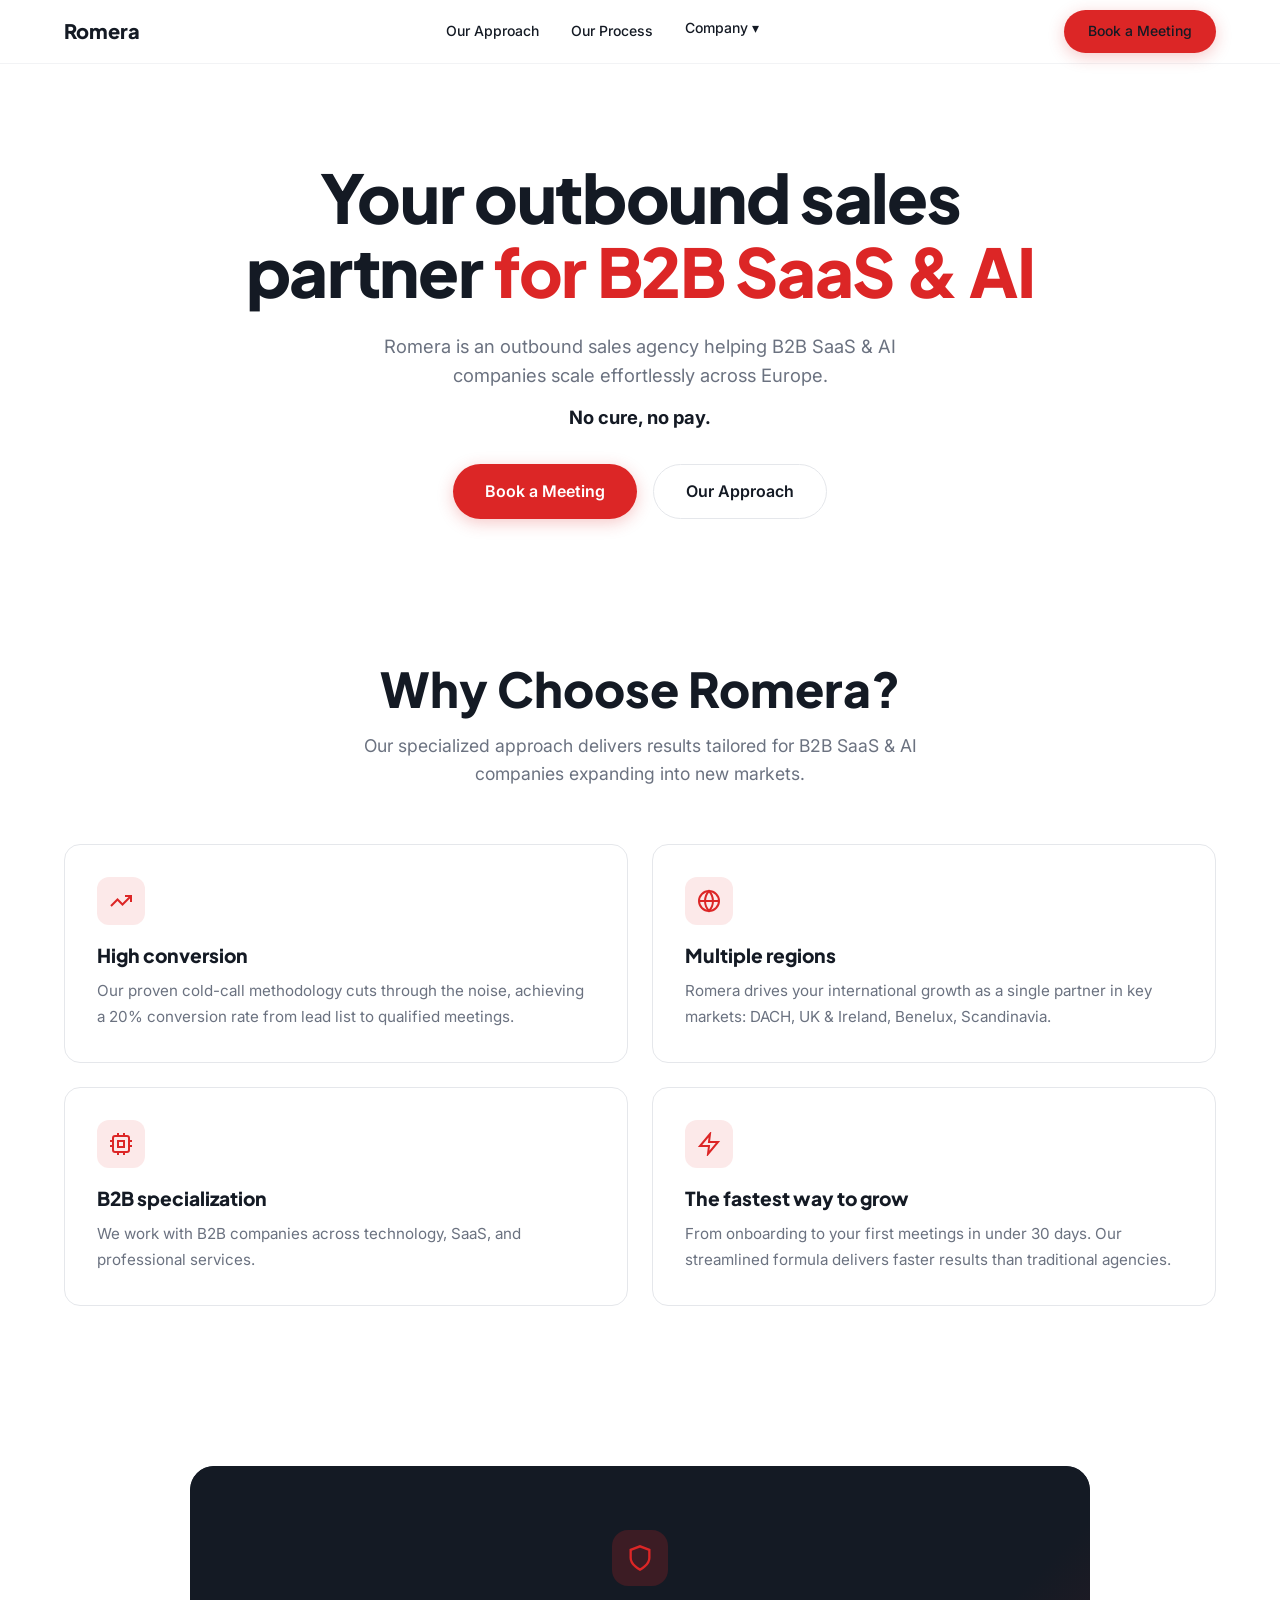
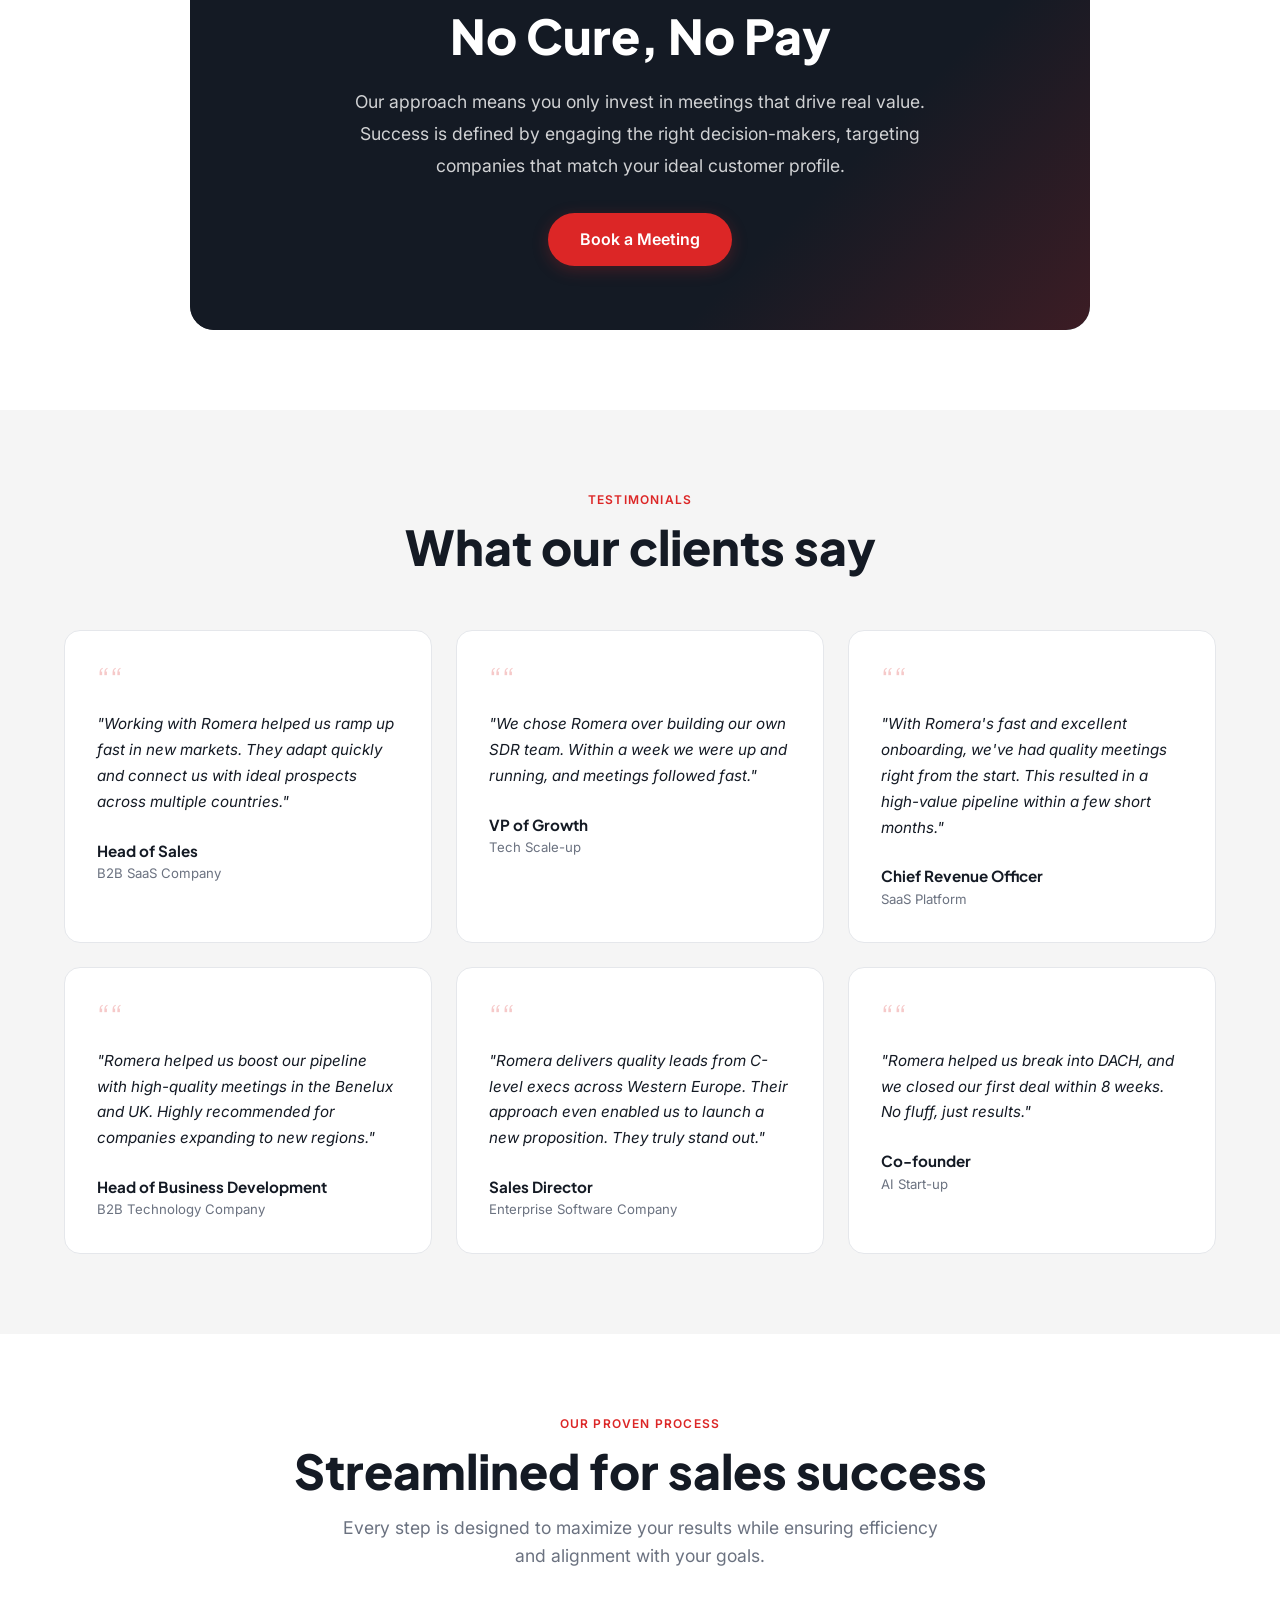
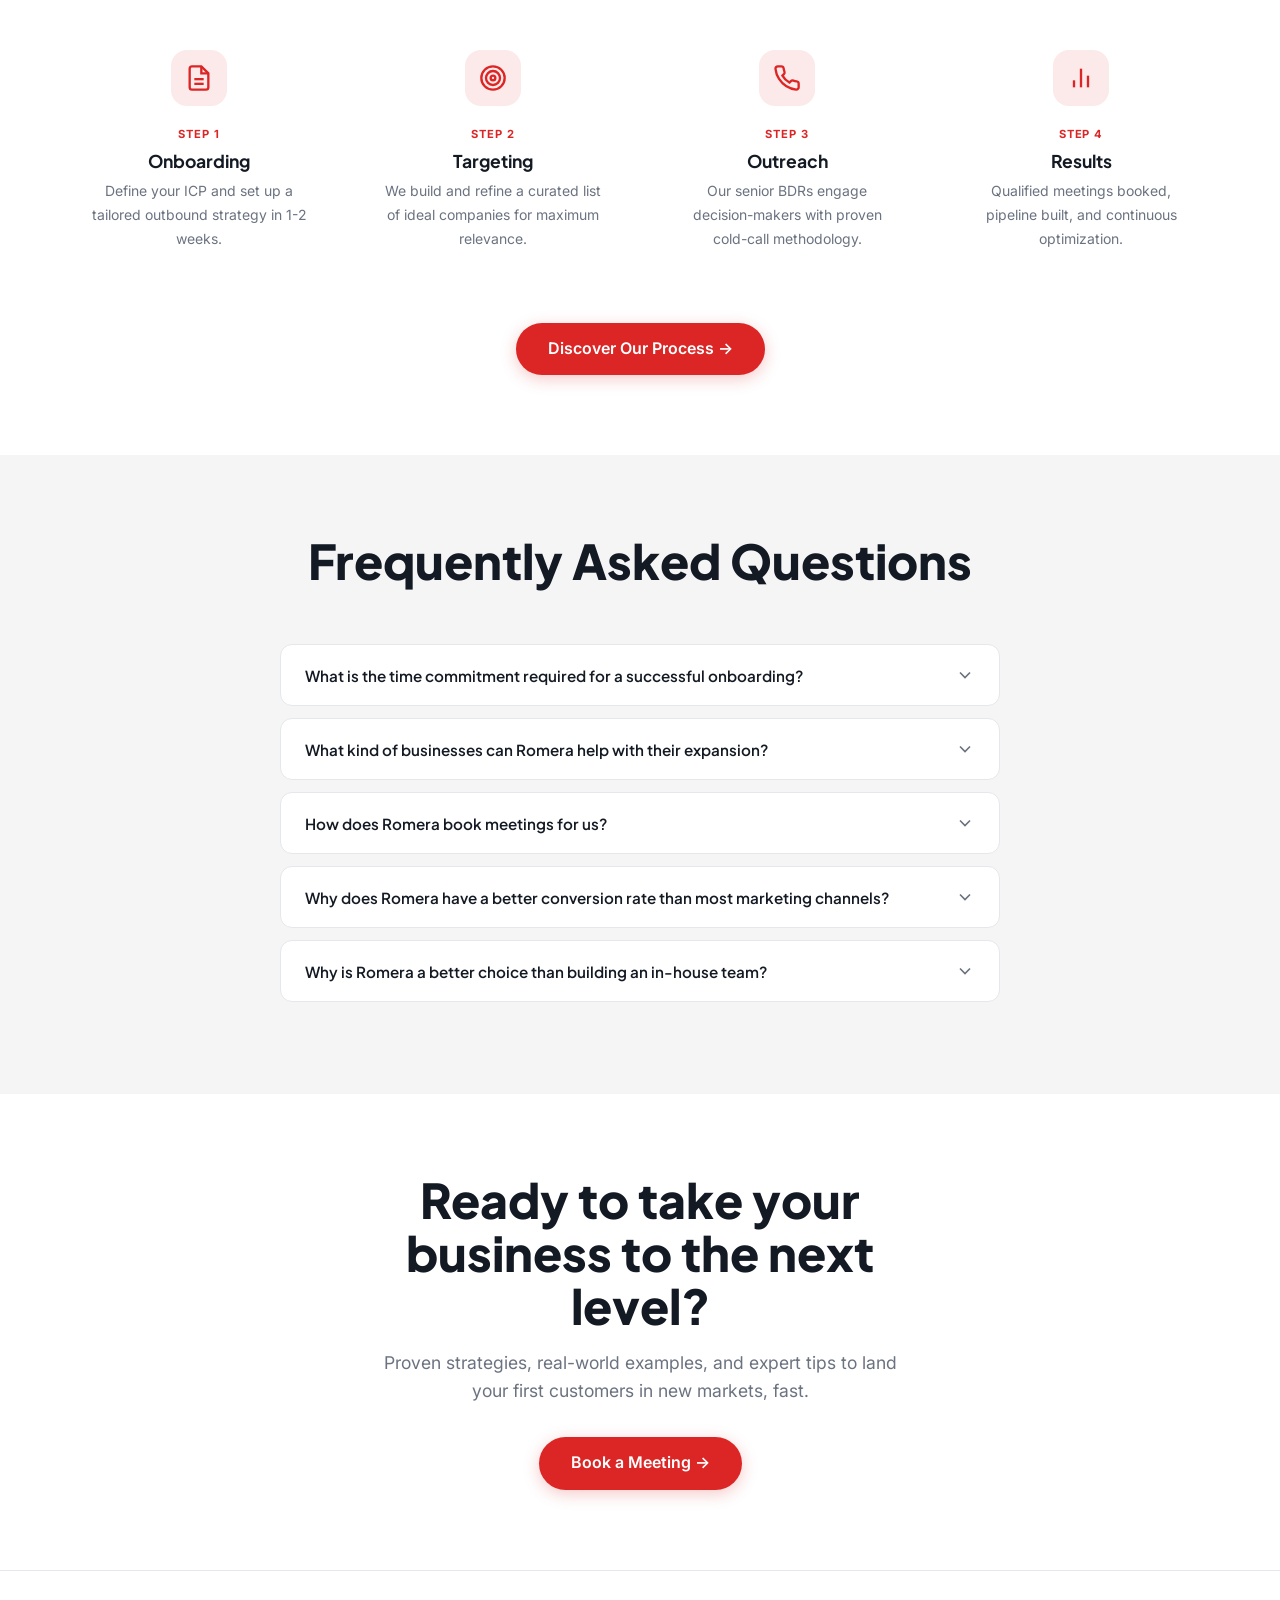
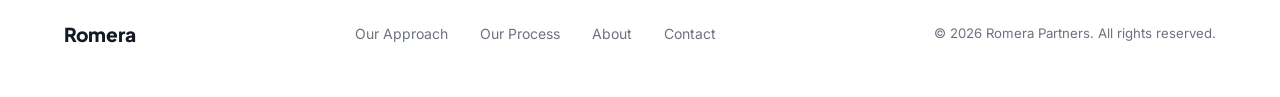
<file: index.html>
<!DOCTYPE html>
<html lang="en">
<head>
  <link rel="icon" href="/favicon.ico" type="image/x-icon">
<meta charset="UTF-8">
<meta name="viewport" content="width=device-width, initial-scale=1.0">
<title>Romera Partners — Your Outbound Sales Partner</title>
<meta name="description" content="Romera is an outbound sales agency helping B2B companies scale effortlessly across Europe. No cure, no pay.">
<link rel="stylesheet" href="styles.css">
<style>
.hero{padding:10rem 0 4rem;text-align:center}
.hero h1{font-size:clamp(2.2rem,5.5vw,4.2rem);letter-spacing:-0.02em;max-width:800px;margin:0 auto}
.hero h1 span{color:var(--primary)}
.hero>div>p{margin-top:1.5rem;font-size:1.15rem;color:var(--muted);max-width:600px;margin-left:auto;margin-right:auto}
.hero .bold-text{margin-top:0.75rem;font-weight:700;color:var(--fg);font-size:1.15rem}
.hero-btns{margin-top:2rem;display:flex;gap:1rem;justify-content:center;flex-wrap:wrap}
.features{padding:5rem 0}
.features-grid{display:grid;grid-template-columns:repeat(2,1fr);gap:1.5rem}
.feature-card{padding:2rem;border-radius:var(--radius);border:1px solid var(--border);background:var(--card);transition:box-shadow 0.3s}
.feature-card:hover{box-shadow:0 8px 32px rgba(220,38,38,0.06)}
.feature-card .icon-box{margin-bottom:1.25rem}
.feature-card h3{font-size:1.2rem;margin-bottom:0.75rem}
.feature-card p{color:var(--muted);font-size:0.95rem;line-height:1.7}
.nocure{padding:5rem 0}
.nocure .dark-box{max-width:900px;margin:0 auto}
.nocure .icon-box-lg{margin:0 auto 1.5rem;background:rgba(220,38,38,0.2)}
.nocure h2{font-size:clamp(1.8rem,4vw,3rem);margin-bottom:1.5rem}
.nocure p{font-size:1.1rem;opacity:0.8;max-width:600px;margin:0 auto 2rem;line-height:1.8}
.testimonials{padding:5rem 0;background:var(--secondary)}
.testimonials-grid{display:grid;grid-template-columns:repeat(3,1fr);gap:1.5rem}
.t-card{background:var(--card);padding:2rem;border-radius:var(--radius);border:1px solid var(--border);transition:box-shadow 0.3s}
.t-card:hover{box-shadow:var(--shadow)}
.t-quote{font-size:2rem;color:rgba(220,38,38,0.25);font-family:var(--heading);margin-bottom:1rem;line-height:1}
.t-card blockquote{color:var(--fg);font-style:italic;line-height:1.7;margin-bottom:1.5rem;font-size:0.95rem}
.t-card .name{font-family:var(--heading);font-weight:700;font-size:0.95rem}
.t-card .role{font-size:0.825rem;color:var(--muted)}
.process{padding:5rem 0}
.process-grid{display:grid;grid-template-columns:repeat(4,1fr);gap:1.5rem;margin-bottom:3rem}
.p-step{text-align:center;padding:1.5rem}
.p-step .icon-box-lg{margin:0 auto 1.25rem}
.step-num{font-size:0.7rem;font-weight:700;color:var(--primary);text-transform:uppercase;letter-spacing:0.08em;margin-bottom:0.5rem}
.p-step h3{font-family:var(--heading);font-weight:700;font-size:1.1rem;margin-bottom:0.5rem}
.p-step p{font-size:0.875rem;color:var(--muted);line-height:1.7}
.faq{padding:5rem 0;background:var(--secondary)}
.faq-list{max-width:720px;margin:0 auto}
.faq-item{background:var(--card);border:1px solid var(--border);border-radius:12px;margin-bottom:0.75rem;overflow:hidden}
.faq-q{width:100%;padding:1.25rem 1.5rem;display:flex;justify-content:space-between;align-items:center;background:none;border:none;cursor:pointer;font-family:var(--heading);font-weight:600;font-size:0.95rem;color:var(--fg);text-align:left}
.faq-q svg{width:20px;height:20px;transition:transform 0.3s;flex-shrink:0;margin-left:1rem;color:var(--muted);stroke:currentColor;fill:none;stroke-width:2}
.faq-q.open svg{transform:rotate(180deg)}
.faq-a{padding:0 1.5rem 1.25rem;color:var(--muted);font-size:0.9rem;line-height:1.7;display:none}
.faq-a.open{display:block}
.cta-bottom{padding:5rem 0;text-align:center}
.cta-bottom h2{font-size:clamp(1.8rem,4vw,3rem);max-width:600px;margin:0 auto 1rem}
.cta-bottom p{font-size:1.1rem;color:var(--muted);max-width:540px;margin:0 auto 2rem}
@media(max-width:768px){
  .features-grid,.testimonials-grid{grid-template-columns:1fr}
  .process-grid{grid-template-columns:repeat(2,1fr)}
}
@media(max-width:480px){
  .process-grid{grid-template-columns:1fr}
  .hero-btns{flex-direction:column;align-items:center}
}
</style>
</head>
<body>

<!-- NAV -->
<nav class="nav"><div class="wrap">
  <a href="/" class="nav-logo">Romera</a>
  <div class="nav-links">
    <a href="/#approach">Our Approach</a>
    <a href="/#process">Our Process</a>
    <div class="nav-dropdown"><a href="#">Company ▾</a><div class="nav-dropdown-menu"><a href="/about.html">About us</a><a href="/contact.html">Contact</a></div></div>
  </div>
  <div class="nav-links"><a href="https://calendly.com/borge-romerapartners/30min" target="_blank" class="btn btn-primary">Book a Meeting</a></div>
  <button class="hamburger" onclick="document.getElementById('mob').classList.toggle('open')" aria-label="Menu"><svg viewBox="0 0 24 24" fill="none" stroke="currentColor" stroke-width="2"><line x1="3" y1="6" x2="21" y2="6"/><line x1="3" y1="12" x2="21" y2="12"/><line x1="3" y1="18" x2="21" y2="18"/></svg></button>
</div></nav>
<div id="mob" class="mobile-menu"><a href="/#approach">Our Approach</a><a href="/#process">Our Process</a><a href="/about.html">About us</a><a href="/contact.html">Contact</a><a href="https://calendly.com/borge-romerapartners/30min" target="_blank" class="btn btn-primary">Book a Meeting</a></div>

<!-- HERO -->
<section class="hero"><div class="wrap">
  <h1>Your outbound sales partner <span>for B2B SaaS &amp; AI</span></h1>
  <p>Romera is an outbound sales agency helping B2B SaaS &amp; AI companies scale effortlessly across Europe.</p>
  <p class="bold-text">No cure, no pay.</p>
  <div class="hero-btns">
    <a href="https://calendly.com/borge-romerapartners/30min" target="_blank" class="btn btn-primary btn-lg">Book a Meeting</a>
    <a href="#approach" class="btn btn-outline btn-lg">Our Approach</a>
  </div>
</div></section>

<!-- FEATURES -->
<section id="approach" class="features"><div class="wrap">
  <div class="section-header"><h2>Why Choose Romera?</h2><p>Our specialized approach delivers results tailored for B2B SaaS &amp; AI companies expanding into new markets.</p></div>
  <div class="features-grid">
    <div class="feature-card reveal"><div class="icon-box"><svg viewBox="0 0 24 24"><polyline points="22 7 13.5 15.5 8.5 10.5 2 17"/><polyline points="16 7 22 7 22 13"/></svg></div><h3>High conversion</h3><p>Our proven cold-call methodology cuts through the noise, achieving a 20% conversion rate from lead list to qualified meetings.</p></div>
    <div class="feature-card reveal"><div class="icon-box"><svg viewBox="0 0 24 24"><circle cx="12" cy="12" r="10"/><line x1="2" y1="12" x2="22" y2="12"/><path d="M12 2a15.3 15.3 0 0 1 4 10 15.3 15.3 0 0 1-4 10 15.3 15.3 0 0 1-4-10 15.3 15.3 0 0 1 4-10z"/></svg></div><h3>Multiple regions</h3><p>Romera drives your international growth as a single partner in key markets: DACH, UK &amp; Ireland, Benelux, Scandinavia.</p></div>
    <div class="feature-card reveal"><div class="icon-box"><svg viewBox="0 0 24 24"><rect x="4" y="4" width="16" height="16" rx="2"/><rect x="9" y="9" width="6" height="6"/><line x1="9" y1="1" x2="9" y2="4"/><line x1="15" y1="1" x2="15" y2="4"/><line x1="9" y1="20" x2="9" y2="23"/><line x1="15" y1="20" x2="15" y2="23"/><line x1="20" y1="9" x2="23" y2="9"/><line x1="20" y1="14" x2="23" y2="14"/><line x1="1" y1="9" x2="4" y2="9"/><line x1="1" y1="14" x2="4" y2="14"/></svg></div><h3>B2B specialization</h3><p>We work with B2B companies across technology, SaaS, and professional services.</p></div>
    <div class="feature-card reveal"><div class="icon-box"><svg viewBox="0 0 24 24"><polygon points="13 2 3 14 12 14 11 22 21 10 12 10 13 2"/></svg></div><h3>The fastest way to grow</h3><p>From onboarding to your first meetings in under 30 days. Our streamlined formula delivers faster results than traditional agencies.</p></div>
  </div>
</div></section>

<!-- NO CURE NO PAY -->
<section class="nocure"><div class="wrap"><div class="dark-box"><div class="dark-box-inner">
  <div class="icon-box icon-box-lg"><svg viewBox="0 0 24 24"><path d="M12 22s8-4 8-10V5l-8-3-8 3v7c0 6 8 10 8 10z"/></svg></div>
  <h2>No Cure, No Pay</h2>
  <p>Our approach means you only invest in meetings that drive real value. Success is defined by engaging the right decision-makers, targeting companies that match your ideal customer profile.</p>
  <a href="https://calendly.com/borge-romerapartners/30min" target="_blank" class="btn btn-primary btn-lg">Book a Meeting</a>
</div></div></div></section>

<!-- TESTIMONIALS -->
<section class="testimonials"><div class="wrap">
  <div class="section-header"><div class="section-tag">Testimonials</div><h2>What our clients say</h2></div>
  <div class="testimonials-grid">
    <div class="t-card reveal"><div class="t-quote">&ldquo;&ldquo;</div><blockquote>"Working with Romera helped us ramp up fast in new markets. They adapt quickly and connect us with ideal prospects across multiple countries."</blockquote><div class="name">Head of Sales</div><div class="role">B2B SaaS Company</div></div>
    <div class="t-card reveal"><div class="t-quote">&ldquo;&ldquo;</div><blockquote>"We chose Romera over building our own SDR team. Within a week we were up and running, and meetings followed fast."</blockquote><div class="name">VP of Growth</div><div class="role">Tech Scale-up</div></div>
    <div class="t-card reveal"><div class="t-quote">&ldquo;&ldquo;</div><blockquote>"With Romera's fast and excellent onboarding, we've had quality meetings right from the start. This resulted in a high-value pipeline within a few short months."</blockquote><div class="name">Chief Revenue Officer</div><div class="role">SaaS Platform</div></div>
    <div class="t-card reveal"><div class="t-quote">&ldquo;&ldquo;</div><blockquote>"Romera helped us boost our pipeline with high-quality meetings in the Benelux and UK. Highly recommended for companies expanding to new regions."</blockquote><div class="name">Head of Business Development</div><div class="role">B2B Technology Company</div></div>
    <div class="t-card reveal"><div class="t-quote">&ldquo;&ldquo;</div><blockquote>"Romera delivers quality leads from C-level execs across Western Europe. Their approach even enabled us to launch a new proposition. They truly stand out."</blockquote><div class="name">Sales Director</div><div class="role">Enterprise Software Company</div></div>
    <div class="t-card reveal"><div class="t-quote">&ldquo;&ldquo;</div><blockquote>"Romera helped us break into DACH, and we closed our first deal within 8 weeks. No fluff, just results."</blockquote><div class="name">Co-founder</div><div class="role">AI Start-up</div></div>
  </div>
</div></section>

<!-- PROCESS -->
<section id="process" class="process"><div class="wrap">
  <div class="section-header"><div class="section-tag">Our proven process</div><h2>Streamlined for sales success</h2><p>Every step is designed to maximize your results while ensuring efficiency and alignment with your goals.</p></div>
  <div class="process-grid">
    <div class="p-step reveal"><div class="icon-box icon-box-lg"><svg viewBox="0 0 24 24"><path d="M14 2H6a2 2 0 0 0-2 2v16a2 2 0 0 0 2 2h12a2 2 0 0 0 2-2V8z"/><polyline points="14 2 14 8 20 8"/><line x1="16" y1="13" x2="8" y2="13"/><line x1="16" y1="17" x2="8" y2="17"/></svg></div><div class="step-num">Step 1</div><h3>Onboarding</h3><p>Define your ICP and set up a tailored outbound strategy in 1-2 weeks.</p></div>
    <div class="p-step reveal"><div class="icon-box icon-box-lg"><svg viewBox="0 0 24 24"><circle cx="12" cy="12" r="10"/><circle cx="12" cy="12" r="6"/><circle cx="12" cy="12" r="2"/></svg></div><div class="step-num">Step 2</div><h3>Targeting</h3><p>We build and refine a curated list of ideal companies for maximum relevance.</p></div>
    <div class="p-step reveal"><div class="icon-box icon-box-lg"><svg viewBox="0 0 24 24"><path d="M22 16.92v3a2 2 0 0 1-2.18 2 19.79 19.79 0 0 1-8.63-3.07 19.5 19.5 0 0 1-6-6 19.79 19.79 0 0 1-3.07-8.67A2 2 0 0 1 4.11 2h3a2 2 0 0 1 2 1.72c.127.96.362 1.903.7 2.81a2 2 0 0 1-.45 2.11L8.09 9.91a16 16 0 0 0 6 6l1.27-1.27a2 2 0 0 1 2.11-.45c.907.338 1.85.573 2.81.7A2 2 0 0 1 22 16.92z"/></svg></div><div class="step-num">Step 3</div><h3>Outreach</h3><p>Our senior BDRs engage decision-makers with proven cold-call methodology.</p></div>
    <div class="p-step reveal"><div class="icon-box icon-box-lg"><svg viewBox="0 0 24 24"><line x1="18" y1="20" x2="18" y2="10"/><line x1="12" y1="20" x2="12" y2="4"/><line x1="6" y1="20" x2="6" y2="14"/></svg></div><div class="step-num">Step 4</div><h3>Results</h3><p>Qualified meetings booked, pipeline built, and continuous optimization.</p></div>
  </div>
  <div class="center"><a href="#process" class="btn btn-primary btn-lg">Discover Our Process →</a></div>
</div></section>

<!-- FAQ -->
<section class="faq"><div class="wrap">
  <div class="section-header"><h2>Frequently Asked Questions</h2></div>
  <div class="faq-list">
    <div class="faq-item"><button class="faq-q" onclick="toggleFaq(this)">What is the time commitment required for a successful onboarding?<svg viewBox="0 0 24 24"><polyline points="6 9 12 15 18 9"/></svg></button><div class="faq-a">On average, onboarding with Romera requires 1-2 weeks, during which we collaborate with you in 3 sessions to define your Ideal Customer Profile (ICP) and set up a tailored outbound strategy.</div></div>
    <div class="faq-item"><button class="faq-q" onclick="toggleFaq(this)">What kind of businesses can Romera help with their expansion?<svg viewBox="0 0 24 24"><polyline points="6 9 12 15 18 9"/></svg></button><div class="faq-a">Romera specializes in working with B2B SaaS companies looking to expand into key European markets, including Benelux, Scandinavia, DACH, and the UK.</div></div>
    <div class="faq-item"><button class="faq-q" onclick="toggleFaq(this)">How does Romera book meetings for us?<svg viewBox="0 0 24 24"><polyline points="6 9 12 15 18 9"/></svg></button><div class="faq-a">We use our proven outbound method combining an advanced tech stack for targeted prospecting with a 90% focus on cold calling for direct and effective outreach.</div></div>
    <div class="faq-item"><button class="faq-q" onclick="toggleFaq(this)">Why does Romera have a better conversion rate than most marketing channels?<svg viewBox="0 0 24 24"><polyline points="6 9 12 15 18 9"/></svg></button><div class="faq-a">Our expert Senior BDRs excel at engaging top decision-makers. We combine hyper-precise targeting, an advanced tech stack, and persistent account development for sustained results.</div></div>
    <div class="faq-item"><button class="faq-q" onclick="toggleFaq(this)">Why is Romera a better choice than building an in-house team?<svg viewBox="0 0 24 24"><polyline points="6 9 12 15 18 9"/></svg></button><div class="faq-a">Romera provides specialized efficiency, a no-cure-no-pay model with zero overhead costs, faster results (meetings within 2-4 weeks), and zero risk — if we don't deliver, you don't pay.</div></div>
  </div>
</div></section>

<!-- CTA -->
<section class="cta-bottom"><div class="wrap">
  <h2>Ready to take your business to the next level?</h2>
  <p>Proven strategies, real-world examples, and expert tips to land your first customers in new markets, fast.</p>
  <a href="https://calendly.com/borge-romerapartners/30min" target="_blank" class="btn btn-primary btn-lg">Book a Meeting →</a>
</div></section>

<!-- FOOTER -->
<footer class="footer"><div class="wrap">
  <a href="/" class="footer-logo">Romera</a>
  <div class="footer-links"><a href="/#approach">Our Approach</a><a href="/#process">Our Process</a><a href="/about.html">About</a><a href="/contact.html">Contact</a></div>
  <p class="footer-copy">&copy; 2026 Romera Partners. All rights reserved.</p>
</div></footer>

<script>
function toggleFaq(b){var o=b.classList.contains('open');document.querySelectorAll('.faq-q').forEach(function(q){q.classList.remove('open');q.nextElementSibling.classList.remove('open')});if(!o){b.classList.add('open');b.nextElementSibling.classList.add('open')}}
var obs=new IntersectionObserver(function(e){e.forEach(function(x){if(x.isIntersecting)x.target.classList.add('visible')})},{threshold:0.08});
document.querySelectorAll('.reveal').forEach(function(el){obs.observe(el)});
</script>
</body>
</html>
</file>
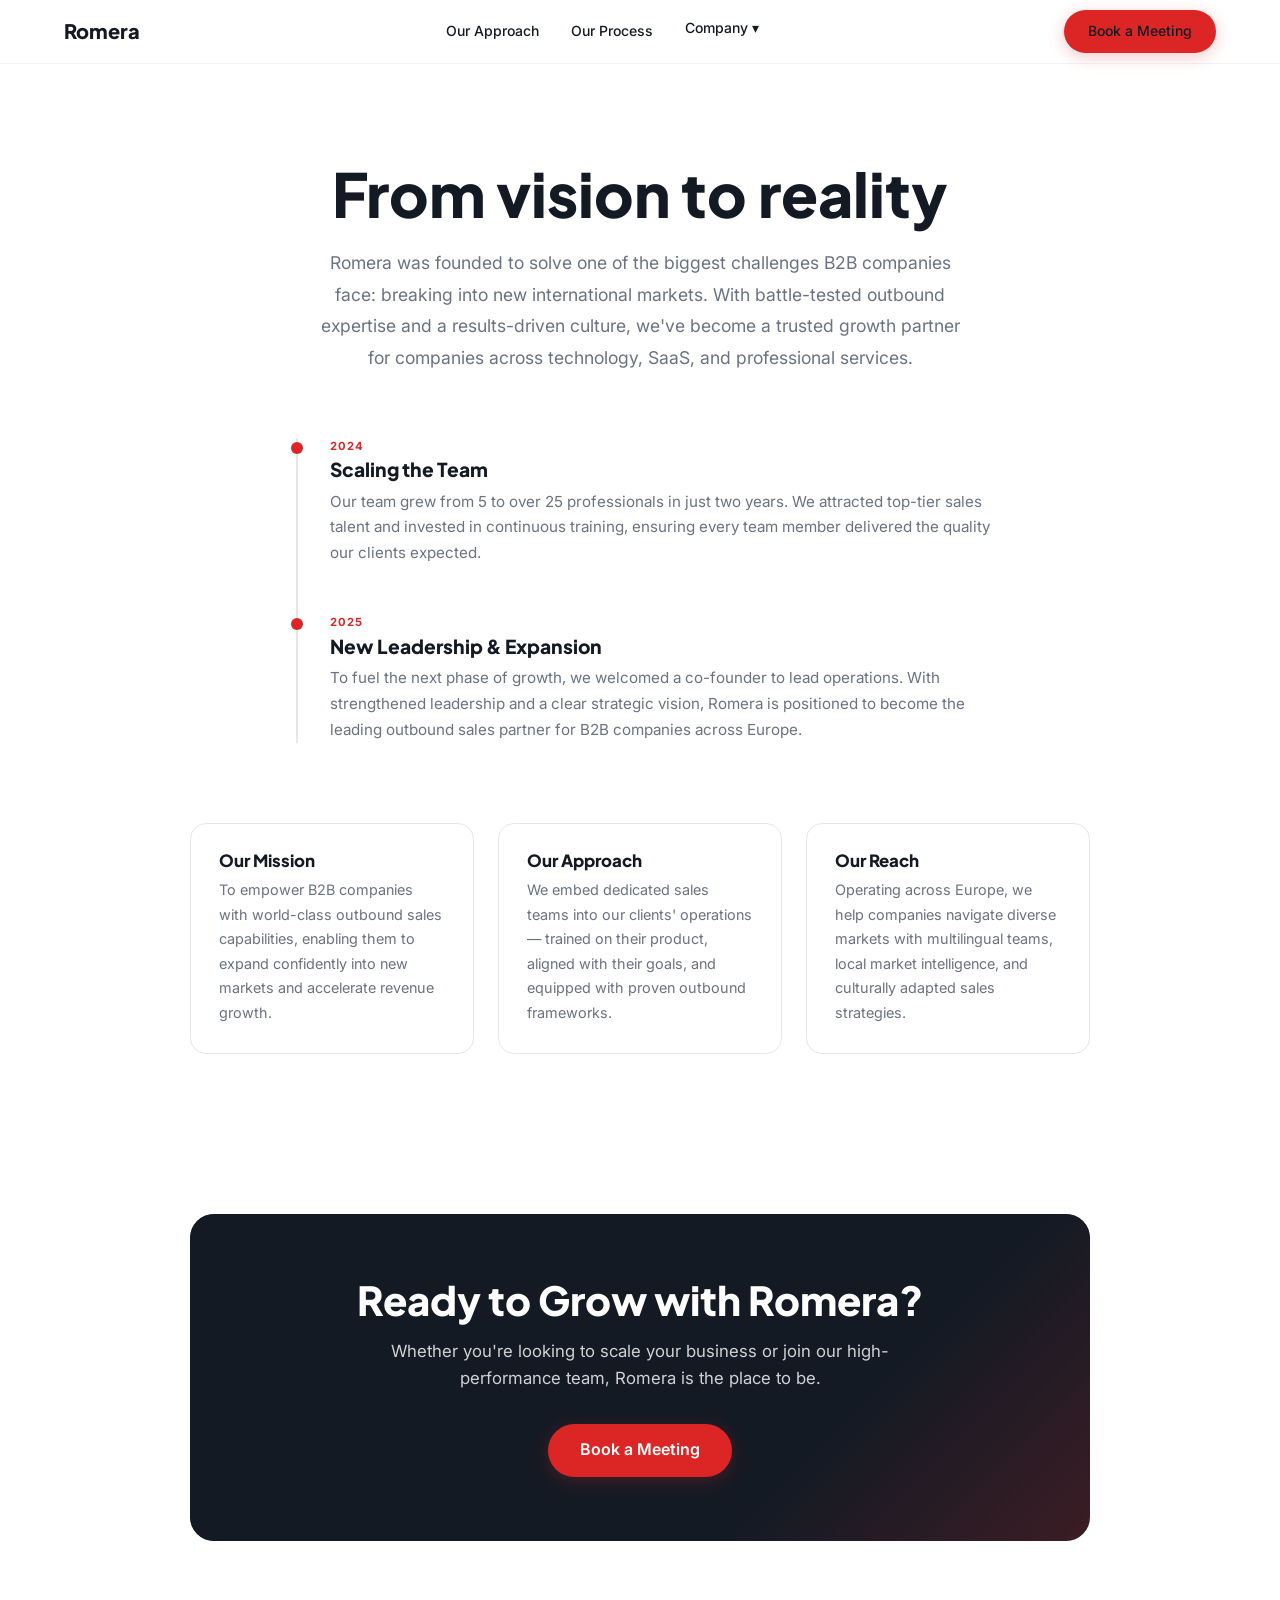
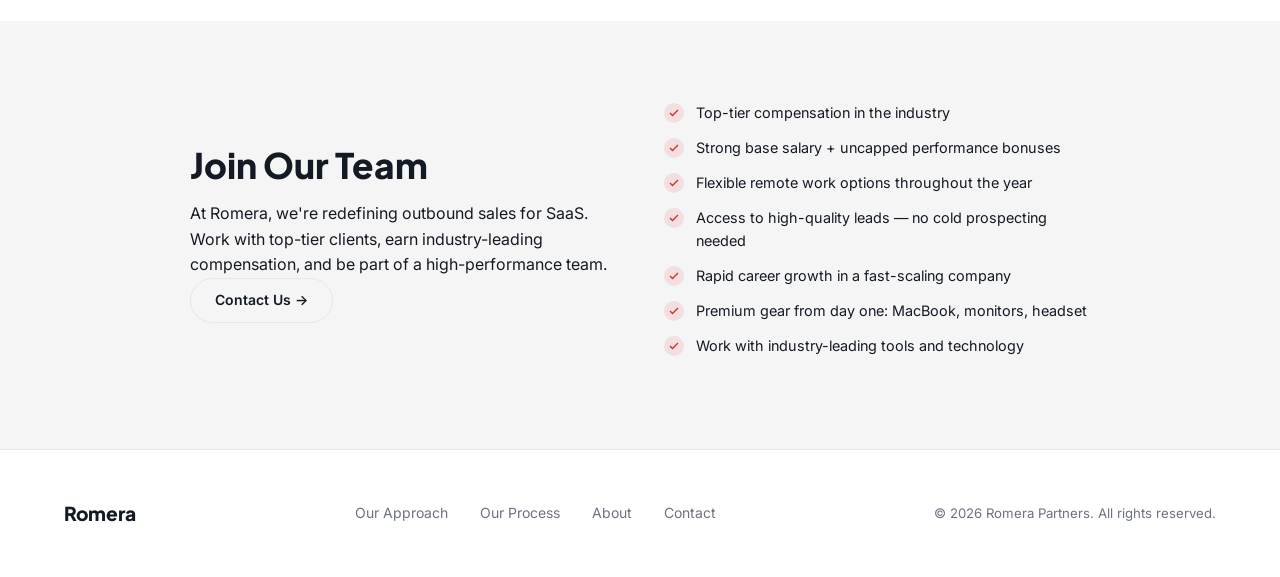
<file: about.html>
<!DOCTYPE html>
<html lang="en">
<head>
  <link rel="icon" href="/favicon.ico" type="image/x-icon">
<meta charset="UTF-8">
<meta name="viewport" content="width=device-width, initial-scale=1.0">
<title>About — Romera Partners</title>
<meta name="description" content="About Romera Partners. From vision to reality — our story, mission, and team.">
<link rel="stylesheet" href="styles.css">
<style>
.page-hero{padding:10rem 0 4rem;text-align:center}
.page-hero h1{font-size:clamp(2.2rem,5vw,3.8rem)}
.page-hero p{margin-top:1.25rem;font-size:1.1rem;color:var(--muted);max-width:640px;margin-left:auto;margin-right:auto;line-height:1.8}
.timeline{padding:0 0 5rem;max-width:720px;margin:0 auto}
.tl-line{border-left:2px solid var(--border);margin-left:1rem;padding-left:2rem}
.tl-item{position:relative;padding-bottom:3rem}
.tl-item:last-child{padding-bottom:0}
.tl-dot{position:absolute;left:-2.45rem;top:0.25rem;width:12px;height:12px;border-radius:50%;background:var(--primary)}
.tl-year{font-size:0.7rem;font-weight:700;color:var(--primary);text-transform:uppercase;letter-spacing:0.1em;margin-bottom:0.25rem}
.tl-item h3{font-size:1.2rem;margin-bottom:0.5rem}
.tl-item p{color:var(--muted);line-height:1.7;font-size:0.95rem}
.mission-grid{display:grid;grid-template-columns:repeat(3,1fr);gap:1.5rem;max-width:900px;margin:0 auto;padding:0 0 5rem}
.mission-card{background:var(--card);border:1px solid var(--border);border-radius:var(--radius);padding:1.75rem}
.mission-card h3{font-size:1.05rem;margin-bottom:0.5rem}
.mission-card p{font-size:0.9rem;color:var(--muted);line-height:1.7}
.about-cta{padding:5rem 0}
.about-cta .dark-box{max-width:900px;margin:0 auto}
.about-cta h2{font-size:clamp(1.8rem,3.5vw,2.5rem);margin-bottom:1rem}
.about-cta p{font-size:1.05rem;opacity:0.8;max-width:540px;margin:0 auto 2rem}
.join{padding:5rem 0;background:var(--secondary)}
.join-grid{display:grid;grid-template-columns:1fr 1fr;gap:3rem;align-items:center;max-width:900px;margin:0 auto}
.join h2{font-size:clamp(1.6rem,3vw,2.2rem);margin-bottom:1rem}
.join>div>div>p{color:var(--muted);line-height:1.7;margin-bottom:1.5rem}
.perks{list-style:none}
.perks li{display:flex;align-items:flex-start;gap:0.75rem;margin-bottom:0.75rem;font-size:0.9rem}
.perk-check{width:20px;height:20px;border-radius:50%;background:var(--primary-light);display:flex;align-items:center;justify-content:center;flex-shrink:0;margin-top:2px}
.perk-check svg{width:12px;height:12px;stroke:var(--primary);fill:none;stroke-width:2.5}
@media(max-width:768px){
  .mission-grid,.join-grid{grid-template-columns:1fr}
}
</style>
</head>
<body>

<!-- NAV -->
<nav class="nav"><div class="wrap">
  <a href="/" class="nav-logo">Romera</a>
  <div class="nav-links">
    <a href="/#approach">Our Approach</a>
    <a href="/#process">Our Process</a>
    <div class="nav-dropdown"><a href="#">Company ▾</a><div class="nav-dropdown-menu"><a href="/about.html">About us</a><a href="/contact.html">Contact</a></div></div>
  </div>
  <div class="nav-links"><a href="https://calendly.com/borge-romerapartners/30min" target="_blank" class="btn btn-primary">Book a Meeting</a></div>
  <button class="hamburger" onclick="document.getElementById('mob').classList.toggle('open')" aria-label="Menu"><svg viewBox="0 0 24 24" fill="none" stroke="currentColor" stroke-width="2"><line x1="3" y1="6" x2="21" y2="6"/><line x1="3" y1="12" x2="21" y2="12"/><line x1="3" y1="18" x2="21" y2="18"/></svg></button>
</div></nav>
<div id="mob" class="mobile-menu"><a href="/#approach">Our Approach</a><a href="/#process">Our Process</a><a href="/about.html">About us</a><a href="/contact.html">Contact</a><a href="https://calendly.com/borge-romerapartners/30min" target="_blank" class="btn btn-primary">Book a Meeting</a></div>

<!-- HERO -->
<section class="page-hero"><div class="wrap">
  <h1>From vision to reality</h1>
  <p>Romera was founded to solve one of the biggest challenges B2B companies face: breaking into new international markets. With battle-tested outbound expertise and a results-driven culture, we've become a trusted growth partner for companies across technology, SaaS, and professional services.</p>
</div></section>

<!-- TIMELINE -->
<section class="wrap"><div class="timeline"><div class="tl-line">
  <div class="tl-item"><div class="tl-dot"></div><div class="tl-year">2024</div><h3>Scaling the Team</h3><p>Our team grew from 5 to over 25 professionals in just two years. We attracted top-tier sales talent and invested in continuous training, ensuring every team member delivered the quality our clients expected.</p></div>
  <div class="tl-item"><div class="tl-dot"></div><div class="tl-year">2025</div><h3>New Leadership &amp; Expansion</h3><p>To fuel the next phase of growth, we welcomed a co-founder to lead operations. With strengthened leadership and a clear strategic vision, Romera is positioned to become the leading outbound sales partner for B2B companies across Europe.</p></div>
</div></div></section>

<!-- MISSION CARDS -->
<section class="wrap">
  <div class="mission-grid">
    <div class="mission-card reveal"><h3>Our Mission</h3><p>To empower B2B companies with world-class outbound sales capabilities, enabling them to expand confidently into new markets and accelerate revenue growth.</p></div>
    <div class="mission-card reveal"><h3>Our Approach</h3><p>We embed dedicated sales teams into our clients' operations — trained on their product, aligned with their goals, and equipped with proven outbound frameworks.</p></div>
    <div class="mission-card reveal"><h3>Our Reach</h3><p>Operating across Europe, we help companies navigate diverse markets with multilingual teams, local market intelligence, and culturally adapted sales strategies.</p></div>
  </div>
</section>

<!-- CTA -->
<section class="about-cta"><div class="wrap"><div class="dark-box"><div class="dark-box-inner">
  <h2>Ready to Grow with Romera?</h2>
  <p>Whether you're looking to scale your business or join our high-performance team, Romera is the place to be.</p>
  <a href="https://calendly.com/borge-romerapartners/30min" target="_blank" class="btn btn-primary btn-lg">Book a Meeting</a>
</div></div></div></section>

<!-- JOIN TEAM -->
<section class="join"><div class="wrap"><div class="join-grid">
  <div>
    <h2>Join Our Team</h2>
    <p>At Romera, we're redefining outbound sales for SaaS. Work with top-tier clients, earn industry-leading compensation, and be part of a high-performance team.</p>
    <a href="/contact.html" class="btn btn-outline">Contact Us →</a>
  </div>
  <ul class="perks">
    <li><div class="perk-check"><svg viewBox="0 0 24 24"><polyline points="20 6 9 17 4 12"/></svg></div>Top-tier compensation in the industry</li>
    <li><div class="perk-check"><svg viewBox="0 0 24 24"><polyline points="20 6 9 17 4 12"/></svg></div>Strong base salary + uncapped performance bonuses</li>
    <li><div class="perk-check"><svg viewBox="0 0 24 24"><polyline points="20 6 9 17 4 12"/></svg></div>Flexible remote work options throughout the year</li>
    <li><div class="perk-check"><svg viewBox="0 0 24 24"><polyline points="20 6 9 17 4 12"/></svg></div>Access to high-quality leads — no cold prospecting needed</li>
    <li><div class="perk-check"><svg viewBox="0 0 24 24"><polyline points="20 6 9 17 4 12"/></svg></div>Rapid career growth in a fast-scaling company</li>
    <li><div class="perk-check"><svg viewBox="0 0 24 24"><polyline points="20 6 9 17 4 12"/></svg></div>Premium gear from day one: MacBook, monitors, headset</li>
    <li><div class="perk-check"><svg viewBox="0 0 24 24"><polyline points="20 6 9 17 4 12"/></svg></div>Work with industry-leading tools and technology</li>
  </ul>
</div></div></section>

<!-- FOOTER -->
<footer class="footer"><div class="wrap">
  <a href="/" class="footer-logo">Romera</a>
  <div class="footer-links"><a href="/#approach">Our Approach</a><a href="/#process">Our Process</a><a href="/about.html">About</a><a href="/contact.html">Contact</a></div>
  <p class="footer-copy">&copy; 2026 Romera Partners. All rights reserved.</p>
</div></footer>

<script>
var obs=new IntersectionObserver(function(e){e.forEach(function(x){if(x.isIntersecting)x.target.classList.add('visible')})},{threshold:0.08});
document.querySelectorAll('.reveal').forEach(function(el){obs.observe(el)});
</script>
</body>
</html>
</file>
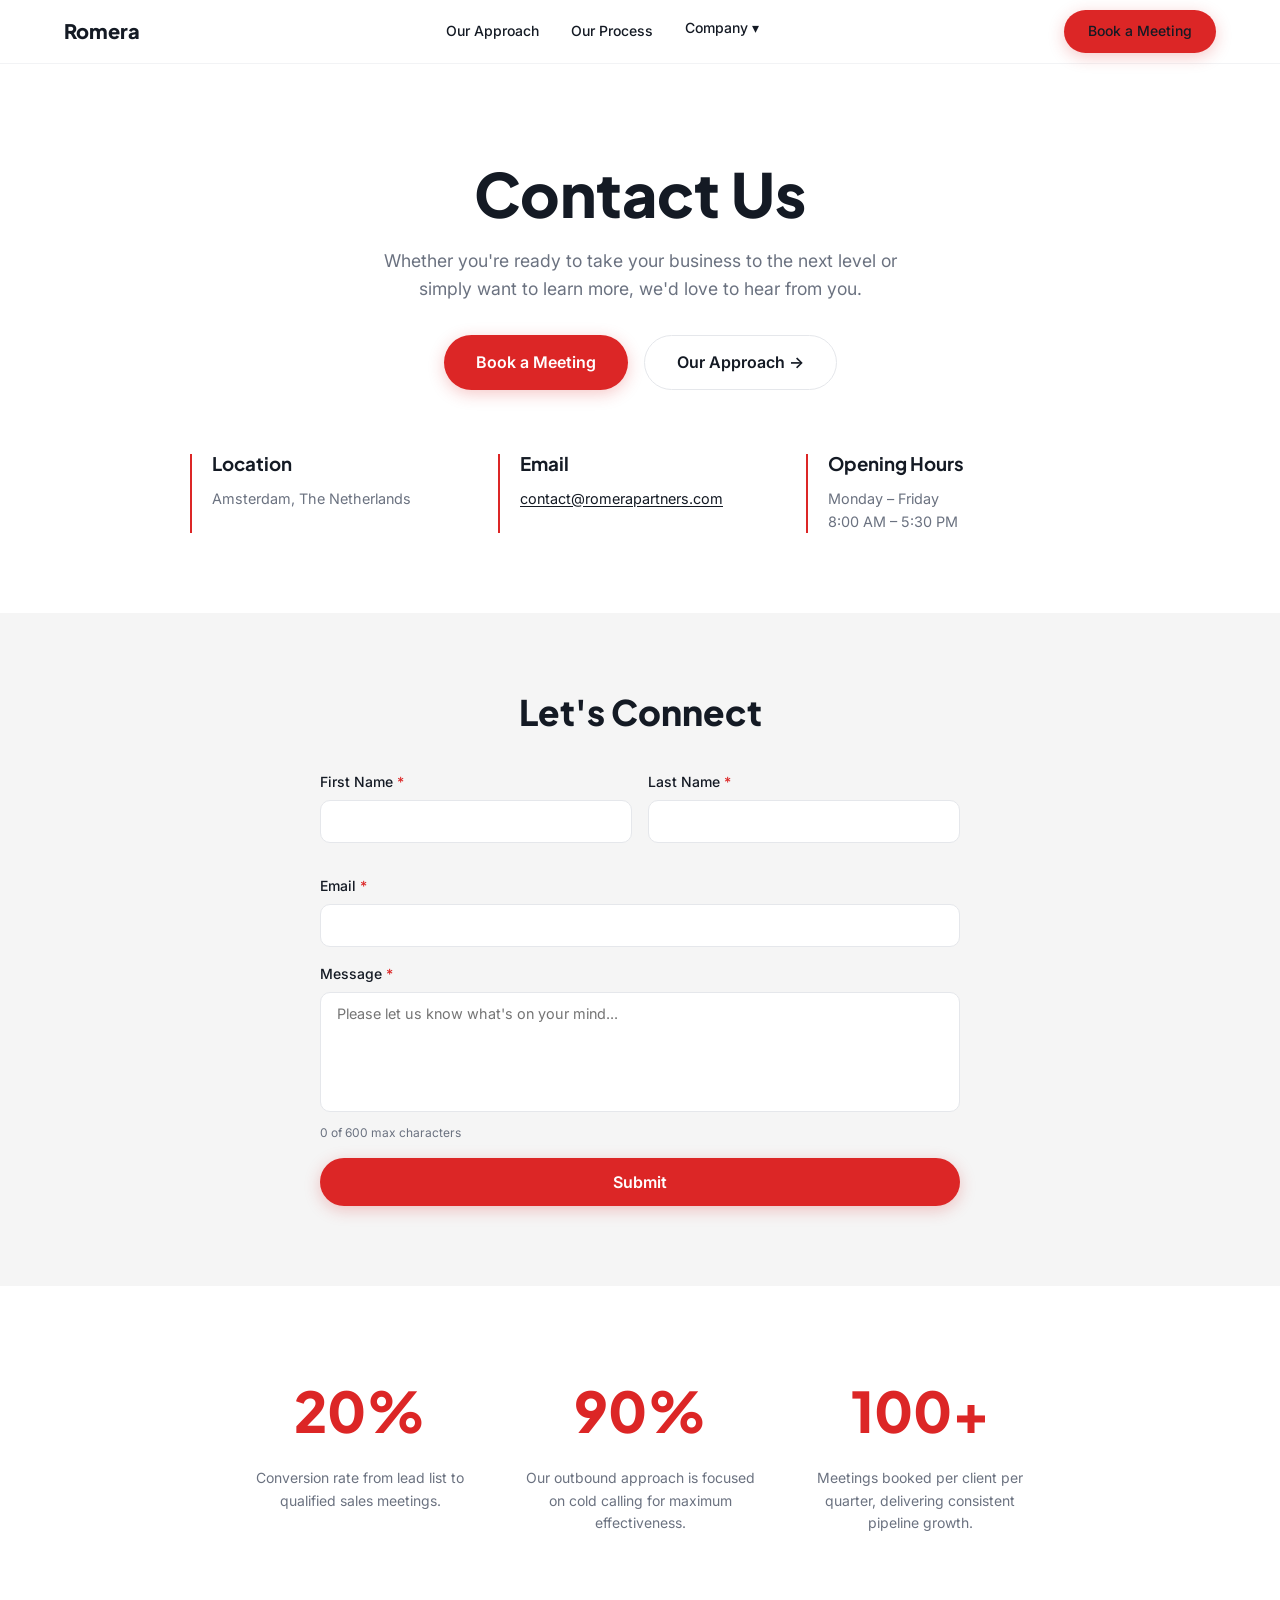
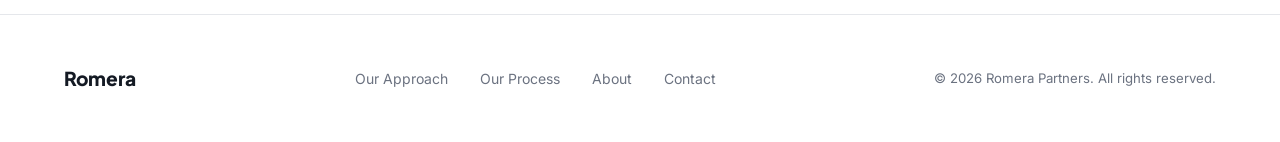
<file: contact.html>
<!DOCTYPE html>
<html lang="en">
<head>
  <link rel="icon" href="/favicon.ico" type="image/x-icon">
<meta charset="UTF-8">
<meta name="viewport" content="width=device-width, initial-scale=1.0">
<title>Contact — Romera Partners</title>
<meta name="description" content="Get in touch with Romera Partners. Book a meeting or send us a message.">
<link rel="stylesheet" href="styles.css">
<style>
.page-hero{padding:10rem 0 4rem;text-align:center}
.page-hero h1{font-size:clamp(2.2rem,5vw,3.8rem)}
.page-hero p{margin-top:1.25rem;font-size:1.1rem;color:var(--muted);max-width:540px;margin-left:auto;margin-right:auto}
.hero-btns{margin-top:2rem;display:flex;gap:1rem;justify-content:center;flex-wrap:wrap}
.info-cards{display:grid;grid-template-columns:repeat(3,1fr);gap:1.5rem;max-width:900px;margin:0 auto;padding:0 0 5rem}
.info-card{border-left:2px solid var(--primary);padding-left:1.25rem}
.info-card h3{font-family:var(--heading);font-weight:700;margin-bottom:0.75rem}
.info-card p{font-size:0.9rem;color:var(--muted);line-height:1.6}
.info-card a{color:var(--fg);text-decoration:underline;text-underline-offset:2px}
.info-card a:hover{color:var(--primary)}
.contact-form-section{padding:5rem 0;background:var(--secondary)}
.contact-form{max-width:640px;margin:0 auto}
.contact-form h2{font-size:clamp(1.6rem,3vw,2.2rem);text-align:center;margin-bottom:2.5rem}
.form-row{display:grid;grid-template-columns:1fr 1fr;gap:1rem;margin-bottom:1rem}
.form-group{margin-bottom:1rem}
.form-group label{display:block;font-size:0.875rem;font-weight:500;margin-bottom:0.4rem}
.form-group label span{color:var(--primary)}
.form-group input,.form-group textarea{width:100%;padding:0.75rem 1rem;border:1px solid var(--border);border-radius:10px;font-family:var(--body);font-size:0.9rem;background:var(--card);outline:none;transition:border-color 0.2s}
.form-group input:focus,.form-group textarea:focus{border-color:var(--primary)}
.form-group textarea{resize:none;min-height:120px}
.char-count{font-size:0.75rem;color:var(--muted);margin-top:0.25rem}
.form-submit{width:100%;padding:0.85rem;background:var(--primary);color:#fff;border:none;border-radius:999px;font-family:var(--body);font-weight:600;font-size:1rem;cursor:pointer;box-shadow:0 4px 16px rgba(220,38,38,0.25);transition:background 0.25s}
.form-submit:hover{background:#b91c1c}
.stats-section{padding:5rem 0}
.stats-grid{display:grid;grid-template-columns:repeat(3,1fr);gap:2.5rem;text-align:center;max-width:800px;margin:0 auto}
.stat-value{font-family:var(--heading);font-weight:800;font-size:clamp(2.5rem,5vw,3.5rem);color:var(--primary);margin-bottom:0.75rem}
.stat-label{font-size:0.875rem;color:var(--muted);line-height:1.6}
@media(max-width:768px){
  .info-cards,.stats-grid{grid-template-columns:1fr}
  .form-row{grid-template-columns:1fr}
}
</style>
</head>
<body>

<!-- NAV -->
<nav class="nav"><div class="wrap">
  <a href="/" class="nav-logo">Romera</a>
  <div class="nav-links">
    <a href="/#approach">Our Approach</a>
    <a href="/#process">Our Process</a>
    <div class="nav-dropdown"><a href="#">Company ▾</a><div class="nav-dropdown-menu"><a href="/about.html">About us</a><a href="/contact.html">Contact</a></div></div>
  </div>
  <div class="nav-links"><a href="https://calendly.com/borge-romerapartners/30min" target="_blank" class="btn btn-primary">Book a Meeting</a></div>
  <button class="hamburger" onclick="document.getElementById('mob').classList.toggle('open')" aria-label="Menu"><svg viewBox="0 0 24 24" fill="none" stroke="currentColor" stroke-width="2"><line x1="3" y1="6" x2="21" y2="6"/><line x1="3" y1="12" x2="21" y2="12"/><line x1="3" y1="18" x2="21" y2="18"/></svg></button>
</div></nav>
<div id="mob" class="mobile-menu"><a href="/#approach">Our Approach</a><a href="/#process">Our Process</a><a href="/about.html">About us</a><a href="/contact.html">Contact</a><a href="https://calendly.com/borge-romerapartners/30min" target="_blank" class="btn btn-primary">Book a Meeting</a></div>

<!-- HERO -->
<section class="page-hero"><div class="wrap">
  <h1>Contact Us</h1>
  <p>Whether you're ready to take your business to the next level or simply want to learn more, we'd love to hear from you.</p>
  <div class="hero-btns">
    <a href="https://calendly.com/borge-romerapartners/30min" target="_blank" class="btn btn-primary btn-lg">Book a Meeting</a>
    <a href="/#approach" class="btn btn-outline btn-lg">Our Approach →</a>
  </div>
</div></section>

<!-- INFO CARDS -->
<section class="wrap">
  <div class="info-cards">
    <div class="info-card reveal"><h3>Location</h3><p>Amsterdam, The Netherlands</p></div>
    <div class="info-card reveal"><h3>Email</h3><p><a href="mailto:contact@romerapartners.com">contact@romerapartners.com</a></p></div>
    <div class="info-card reveal"><h3>Opening Hours</h3><p>Monday – Friday<br>8:00 AM – 5:30 PM</p></div>
  </div>
</section>

<!-- CONTACT FORM -->
<section class="contact-form-section"><div class="wrap"><div class="contact-form">
  <h2>Let's Connect</h2>
  <form onsubmit="event.preventDefault()">
    <div class="form-row">
      <div class="form-group"><label>First Name <span>*</span></label><input type="text" required></div>
      <div class="form-group"><label>Last Name <span>*</span></label><input type="text" required></div>
    </div>
    <div class="form-group"><label>Email <span>*</span></label><input type="email" required></div>
    <div class="form-group">
      <label>Message <span>*</span></label>
      <textarea maxlength="600" placeholder="Please let us know what's on your mind..." oninput="document.getElementById('cc').textContent=this.value.length+' of 600 max characters'"></textarea>
      <div class="char-count" id="cc">0 of 600 max characters</div>
    </div>
    <button type="submit" class="form-submit">Submit</button>
  </form>
</div></div></section>

<!-- STATS -->
<section class="stats-section"><div class="wrap">
  <div class="stats-grid">
    <div class="reveal"><div class="stat-value">20%</div><div class="stat-label">Conversion rate from lead list to qualified sales meetings.</div></div>
    <div class="reveal"><div class="stat-value">90%</div><div class="stat-label">Our outbound approach is focused on cold calling for maximum effectiveness.</div></div>
    <div class="reveal"><div class="stat-value">100+</div><div class="stat-label">Meetings booked per client per quarter, delivering consistent pipeline growth.</div></div>
  </div>
</div></section>

<!-- FOOTER -->
<footer class="footer"><div class="wrap">
  <a href="/" class="footer-logo">Romera</a>
  <div class="footer-links"><a href="/#approach">Our Approach</a><a href="/#process">Our Process</a><a href="/about.html">About</a><a href="/contact.html">Contact</a></div>
  <p class="footer-copy">&copy; 2026 Romera Partners. All rights reserved.</p>
</div></footer>

<script>
var obs=new IntersectionObserver(function(e){e.forEach(function(x){if(x.isIntersecting)x.target.classList.add('visible')})},{threshold:0.08});
document.querySelectorAll('.reveal').forEach(function(el){obs.observe(el)});
</script>
</body>
</html>
</file>
<file: styles.css>
/* ROMERA PARTNERS — Global Styles */
@import url('https://fonts.googleapis.com/css2?family=Plus+Jakarta+Sans:wght@600;700;800&family=Inter:wght@400;500;600;700&display=swap');

*{margin:0;padding:0;box-sizing:border-box}
:root{
  --bg:#ffffff;--fg:#141a24;--card:#ffffff;--border:#e5e7eb;
  --muted:#6b7280;--primary:#dc2626;--primary-light:rgba(220,38,38,0.1);
  --secondary:#f5f5f5;--shadow:0 4px 24px rgba(0,0,0,0.06);
  --heading:'Plus Jakarta Sans',sans-serif;--body:'Inter',sans-serif;
  --radius:1rem;
}
body{font-family:var(--body);background:var(--bg);color:var(--fg);line-height:1.6;-webkit-font-smoothing:antialiased}
h1,h2,h3,h4{font-family:var(--heading);font-weight:800;line-height:1.1}
a{text-decoration:none;color:inherit}
.wrap{max-width:1200px;margin:0 auto;padding:0 1.5rem}
.center{text-align:center}

/* BUTTONS */
.btn{display:inline-flex;align-items:center;gap:0.5rem;font-family:var(--body);font-weight:600;font-size:0.875rem;padding:0.65rem 1.5rem;border-radius:999px;cursor:pointer;transition:all 0.25s;border:none}
.btn-primary{background:var(--primary);color:#fff;box-shadow:0 4px 16px rgba(220,38,38,0.25)}
.btn-primary:hover{background:#b91c1c}
.btn-outline{background:transparent;color:var(--fg);border:1px solid var(--border)}
.btn-outline:hover{background:var(--secondary)}
.btn-lg{padding:0.85rem 2rem;font-size:1rem}

/* NAV */
.nav{position:fixed;top:0;left:0;right:0;z-index:100;background:rgba(255,255,255,0.92);backdrop-filter:blur(16px);border-bottom:1px solid rgba(229,231,235,0.5);height:64px;display:flex;align-items:center}
.nav .wrap{display:flex;align-items:center;justify-content:space-between;width:100%}
.nav-logo{font-family:var(--heading);font-weight:800;font-size:1.25rem}
.nav-links{display:flex;align-items:center;gap:2rem}
.nav-links a{font-size:0.875rem;font-weight:500;color:var(--fg);transition:color 0.2s}
.nav-links a:hover{color:var(--primary)}
.nav-dropdown{position:relative;padding-bottom:0.5rem}
.nav-dropdown-menu{display:none;position:absolute;top:100%;left:50%;transform:translateX(-50%);margin-top:0rem;background:var(--card);border:1px solid var(--border);border-radius:12px;box-shadow:var(--shadow);padding:0.5rem 0;min-width:160px;z-index:10}
.nav-dropdown:hover .nav-dropdown-menu{display:block}
.nav-dropdown-menu a{display:block;padding:0.6rem 1.25rem;font-size:0.875rem;transition:background 0.2s}
.nav-dropdown-menu a:hover{background:var(--secondary)}
.hamburger{display:none;background:none;border:none;cursor:pointer;padding:0.25rem}
.hamburger svg{width:24px;height:24px}
.mobile-menu{display:none;position:fixed;top:64px;left:0;right:0;background:var(--bg);border-bottom:1px solid var(--border);padding:1.5rem;z-index:99}
.mobile-menu.open{display:block}
.mobile-menu a{display:block;padding:0.75rem 0;font-size:0.95rem;font-weight:500}
.mobile-menu .btn{width:100%;justify-content:center;margin-top:1rem}

/* SECTION HELPERS */
.section-header{text-align:center;margin-bottom:3.5rem}
.section-header h2{font-size:clamp(1.8rem,4vw,3rem)}
.section-header p{margin-top:1rem;font-size:1.1rem;color:var(--muted);max-width:600px;margin-left:auto;margin-right:auto}
.section-tag{font-size:0.75rem;font-weight:600;color:var(--primary);text-transform:uppercase;letter-spacing:0.1em;margin-bottom:0.75rem}
.icon-box{width:48px;height:48px;border-radius:12px;background:var(--primary-light);display:flex;align-items:center;justify-content:center}
.icon-box svg{width:24px;height:24px;stroke:var(--primary);fill:none;stroke-width:2}
.icon-box-lg{width:56px;height:56px;border-radius:1rem}
.icon-box-lg svg{width:28px;height:28px}

/* FOOTER */
.footer{border-top:1px solid var(--border);padding:3rem 0}
.footer .wrap{display:flex;align-items:center;justify-content:space-between;flex-wrap:wrap;gap:1.5rem}
.footer-logo{font-family:var(--heading);font-weight:800;font-size:1.2rem}
.footer-links{display:flex;gap:2rem}
.footer-links a{font-size:0.875rem;color:var(--muted);transition:color 0.2s}
.footer-links a:hover{color:var(--fg)}
.footer-copy{font-size:0.825rem;color:var(--muted)}

/* ANIMATIONS */
.reveal{opacity:0;transform:translateY(24px);transition:opacity 0.6s ease,transform 0.6s ease}
.reveal.visible{opacity:1;transform:translateY(0)}

/* DARK BOX (No Cure, CTA) */
.dark-box{background:var(--fg);color:#fff;border-radius:1.5rem;padding:4rem 3rem;text-align:center;position:relative;overflow:hidden}
.dark-box::before{content:'';position:absolute;inset:0;background:linear-gradient(135deg,var(--fg) 0%,var(--fg) 70%,rgba(220,38,38,0.2) 100%);border-radius:1.5rem}
.dark-box-inner{position:relative;z-index:1}

/* RESPONSIVE */
@media(max-width:768px){
  .nav-links{display:none}
  .hamburger{display:block}
  .footer .wrap{flex-direction:column;text-align:center}
  .footer-links{flex-wrap:wrap;justify-content:center}
  .dark-box{padding:2.5rem 1.5rem}
}
</file>
